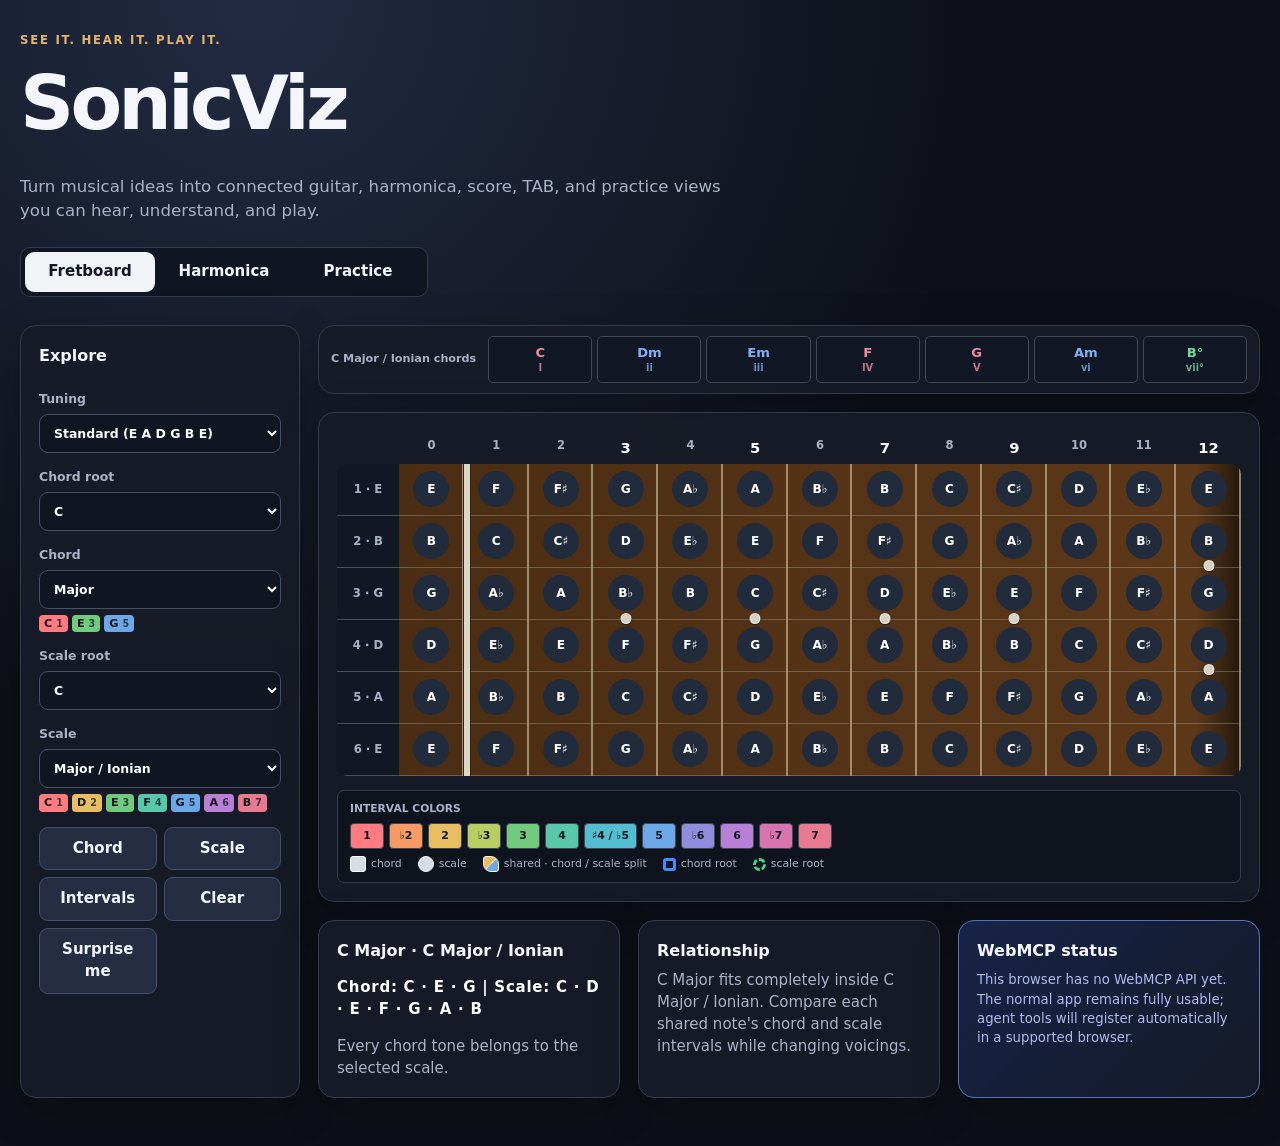
<file: index.html>
<!doctype html>
<html lang="en">
<head>
  <meta charset="UTF-8" />
  <meta name="viewport" content="width=device-width, initial-scale=1.0" />
  <title>SonicViz — Agent-Native Music Practice</title>
  <link rel="stylesheet" href="styles.css" />
</head>
<body>
<main>
  <div class="eyebrow">See it. Hear it. Play it.</div>
  <h1>SonicViz</h1>
  <p class="intro">Turn musical ideas into connected guitar, harmonica, score, TAB, and practice views you can hear, understand, and play.</p>

  <div class="instrument-tabs" role="tablist" aria-label="Instrument">
    <button id="fretboardTab" role="tab" data-view="fretboard" aria-controls="fretboardPanel" aria-selected="true">Fretboard</button>
    <button id="harmonicaTab" role="tab" data-view="harmonica" aria-controls="harmonicaPanel" aria-selected="false">Harmonica</button>
    <button id="practiceTab" role="tab" data-view="practice" aria-controls="practicePanel" aria-selected="false">Practice</button>
  </div>

  <div id="fretboardPanel" class="layout tab-panel" role="tabpanel" aria-labelledby="fretboardTab">
    <aside class="panel controls">
      <h2>Explore</h2>
      <label>Tuning <select id="tuning"></select></label>
      <label>Chord root <select id="chordRoot"></select></label>
      <label class="theory-control">Chord <select id="chord"></select><span id="fretChordTones" class="theory-tone-list" aria-live="polite"></span></label>
      <label>Scale root <select id="scaleRoot"></select></label>
      <label class="theory-control">Scale <select id="scale"></select><span id="fretScaleTones" class="theory-tone-list" aria-live="polite"></span></label>
      <div class="action-grid">
        <button id="showChord" aria-pressed="false">Chord</button>
        <button id="showScale" aria-pressed="false">Scale</button>
        <button id="showIntervals" aria-pressed="false">Intervals</button>
        <button id="clear">Clear</button>
        <button id="random">Surprise me</button>
      </div>
    </aside>
    <section class="workspace">
      <div id="fretQuickChords" class="panel quick-chord-panel" aria-label="Diatonic chords"></div>
      <div class="panel display">
        <div id="fretMarkers" class="fret-markers" aria-hidden="true"></div>
        <div id="fretboard" class="fretboard" aria-label="Interactive fretboard"></div>
        <div class="theory-legend fret-theory-legend" aria-label="Fretboard color legend">
          <div class="interval-legend-heading">Interval colors</div>
          <div id="fretIntervalLegend" class="interval-legend"></div>
          <div class="membership-legend">
            <span><i class="membership-shape chord-shape"></i>chord</span>
            <span><i class="membership-shape scale-shape"></i>scale</span>
            <span><i class="membership-shape both-shape"></i>shared · chord / scale split</span>
            <span><i class="root-mark chord-root-mark"></i>chord root</span>
            <span><i class="root-mark scale-root-mark"></i>scale root</span>
          </div>
        </div>
      </div>
      <div class="insights">
        <article class="panel">
          <h2 id="title">C major · major scale</h2>
          <p id="notes" class="notes"></p>
          <p id="detail" class="answer"></p>
        </article>
        <article class="panel">
          <h2>Relationship</h2>
          <p id="relationship" class="answer"></p>
        </article>
        <article class="panel agent">
          <h2>WebMCP status</h2>
          <p id="mcpStatus" class="status">Preparing agent tools…</p>
        </article>
      </div>
    </section>
  </div>

  <div id="harmonicaPanel" class="layout harmonica-layout tab-panel" role="tabpanel" aria-labelledby="harmonicaTab" hidden>
    <aside class="panel controls harp-controls">
      <h2>Harmonica setup</h2>
      <label>Tuning <select id="harpTuning"></select></label>
      <label>Harp key <select id="harpKey"></select></label>
      <label>Position <select id="harpPosition"></select></label>
      <label>Chord root <select id="harpChordRoot"></select></label>
      <label class="theory-control">Chord <select id="harpChord"></select><span id="harpChordTones" class="theory-tone-list" aria-live="polite"></span></label>
      <label>Scale root <select id="harpScaleRoot"></select></label>
      <label class="theory-control">Scale <select id="harpScale"></select><span id="harpScaleTones" class="theory-tone-list" aria-live="polite"></span></label>
      <div class="action-grid">
        <button id="harpShowChord" aria-pressed="false">Chord</button>
        <button id="harpShowScale" aria-pressed="false">Scale</button>
        <button id="harpIntervals" aria-pressed="false">Intervals</button>
        <button id="harpClearHighlights">Clear</button>
        <button id="harpOverbends" aria-pressed="false">Overbends</button>
      </div>
    </aside>
    <section class="workspace">
      <div id="harpQuickChords" class="panel quick-chord-panel" aria-label="Diatonic chords"></div>
      <div class="panel harp-stage">
        <div class="harp-head">
          <div>
            <h2 id="harpTitle">C diatonic · 1st position</h2>
            <p>Click a note to hear it and add its symbol to the practice line.</p>
          </div>
          <div class="breath-legend">
            <span><b>+</b> blow</span>
            <span><b>−</b> draw</span>
            <span><b>′</b> bend</span>
            <span><b>°</b> overbend</span>
          </div>
        </div>
        <div class="harp-theory-legend" aria-label="Harmonica color legend">
          <div class="interval-legend-heading">Interval colors</div>
          <div id="intervalLegend" class="interval-legend"></div>
          <div class="membership-legend">
            <span><i class="membership-shape chord-shape"></i>chord</span>
            <span><i class="membership-shape scale-shape"></i>scale</span>
            <span><i class="membership-shape both-shape"></i>shared · chord / scale split</span>
            <span><i class="root-mark chord-root-mark"></i>chord root</span>
            <span><i class="root-mark scale-root-mark"></i>scale root</span>
          </div>
        </div>
        <div class="harp-shell"><div id="harpGrid" class="harp-grid" aria-label="Interactive 10-hole diatonic harmonica"></div></div>
      </div>
      <div class="panel phrase-panel">
        <div class="phrase-top">
          <div>
            <h2>Practice line</h2>
            <p class="answer">Build a phrase directly from the harp.</p>
          </div>
          <div class="phrase-actions">
            <button id="playPhrase">Play</button>
            <button id="copyPhrase">Copy</button>
            <button id="clearPhrase">Clear</button>
          </div>
        </div>
        <div id="tabStrip" class="tab-strip" aria-live="polite"></div>
      </div>
      <div class="panel harp-readout">
        <div><span>Harp</span><strong id="harpSummary">C Major Richter</strong></div>
        <div><span>Position key</span><strong id="positionSummary">C</strong></div>
        <div><span>Selected tone</span><strong id="toneSummary">None</strong></div>
      </div>
    </section>
  </div>

  <div id="practicePanel" class="layout practice-layout tab-panel" role="tabpanel" aria-labelledby="practiceTab" hidden>
    <aside class="panel controls practice-controls">
      <h2>Generate lesson</h2>
      <label>Seed <input id="practiceSeed" type="number" min="0" max="2147483647" value="1234" /></label>
      <label>Key <select id="practiceKey"></select></label>
      <label>Level <select id="practiceLevel">
        <option value="beginner">Beginner</option>
        <option value="intermediate">Intermediate</option>
        <option value="advanced">Advanced</option>
        <option value="pro">Pro</option>
      </select></label>
      <label>Style <select id="practiceStyle">
        <option value="blues">12-bar blues</option>
        <option value="I-IV-V-I">I-IV-V-I</option>
        <option value="I-vi-IV-V">I-vi-IV-V</option>
        <option value="ii-V-I">ii-V-I</option>
        <option value="minor">Minor i-VI-III-VII</option>
      </select></label>
      <label>Bars <select id="practiceBars">
        <option>4</option><option selected>8</option><option>12</option>
      </select></label>
      <label>Tempo <input id="practiceTempo" type="number" min="40" max="180" value="72" /></label>
      <label>Harp key <select id="practiceHarpKey"></select></label>
      <label>Harp tuning <select id="practiceHarpTuning"></select></label>
      <label>Guitar tuning <select id="practiceGuitarTuning"></select></label>
      <button id="generatePractice" class="practice-generate">Generate</button>
    </aside>
    <section class="workspace practice-workspace">
      <div class="panel practice-transport">
        <div class="practice-heading">
          <div>
            <h2 id="practiceTitle">Practice lesson</h2>
            <p id="practiceSummary" class="answer"></p>
          </div>
          <div class="transport-actions" aria-label="Practice transport">
            <button id="practiceRestart">Restart</button>
            <button id="practicePrevious">Previous</button>
            <button id="practicePlay">Play</button>
            <button id="practiceNext">Next</button>
            <button id="practiceLoop" aria-pressed="false">Loop</button>
          </div>
        </div>
        <div class="practice-loop-range" aria-label="Loop phrase">
          <strong>Loop phrase</strong>
          <label>From bar <select id="practiceLoopStart"></select></label>
          <label>Through bar <select id="practiceLoopEnd"></select></label>
          <label class="agent-playback-toggle"><input id="practiceAgentPlayback" type="checkbox" /> Allow agent playback</label>
        </div>
        <div class="playhead-rail" aria-hidden="true"><span id="practicePlayhead"></span></div>
        <div id="practicePosition" class="practice-position" aria-live="polite"></div>
      </div>
      <section class="practice-brief" aria-labelledby="practiceBriefTitle">
        <div class="practice-brief-heading">
          <h2 id="practiceBriefTitle">Lesson brief</h2>
          <span>Computed from the current exercise</span>
        </div>
        <div id="practiceBrief" class="practice-brief-grid"></div>
        <p id="practiceFocus" class="practice-focus"></p>
      </section>
      <div class="panel practice-instrument">
        <div class="practice-instrument-heading">
          <div>
            <h2>Instrument view</h2>
            <p id="practiceInstrumentReadout" class="answer" aria-live="polite"></p>
            <p id="practiceNextReadout" class="next-note-readout" aria-live="polite"></p>
          </div>
          <div class="practice-view-controls">
            <div class="instrument-switch" aria-label="Practice instrument view">
              <button id="practiceGuitarView" aria-pressed="false">Guitar</button>
              <button id="practiceHarmonicaView" aria-pressed="true">Harmonica</button>
            </div>
            <label class="next-note-toggle"><input id="practiceNextPreview" type="checkbox" checked /> Preview next</label>
          </div>
        </div>
        <div id="practiceInstrumentLegend" class="practice-instrument-legend" aria-label="Harmonica technique colors"></div>
        <div id="practiceHarmonicaOptions" class="practice-guitar-options">
          <label>Octave <select id="practiceHarmonicaOctave">
            <option value="0">Original octave</option>
            <option value="1">One octave higher</option>
            <option value="2">Two octaves higher</option>
          </select></label>
        </div>
        <div id="practiceGuitarOptions" class="practice-guitar-options" hidden>
          <label>Octave <select id="practiceGuitarOctave">
            <option value="0">Original octave</option>
            <option value="-1">One octave lower</option>
            <option value="-2">Two octaves lower</option>
          </select></label>
          <label>Fretboard path <select id="practiceGuitarPath">
            <option value="vertical">Across strings</option>
            <option value="horizontal">Along strings</option>
          </select></label>
        </div>
        <div id="practiceInstrumentStage" class="practice-instrument-stage"></div>
      </div>
      <div class="panel practice-score">
        <div class="practice-score-heading">
          <h2>Progression</h2>
          <div class="practice-backing-controls">
            <label>Backing <select id="practiceBackingInstrument">
              <option value="guitar">Guitar</option>
              <option value="piano" selected>Piano</option>
            </select></label>
            <label>Attacks per bar <select id="practiceBackingRhythm">
              <option value="1">1</option>
              <option value="2" selected>2</option>
              <option value="4">4</option>
            </select></label>
            <button id="practiceBackingMute" aria-pressed="false" aria-label="Mute backing chords">Mute chords</button>
          </div>
        </div>
        <div id="practiceProgression" class="progression-track"></div>
        <div class="practice-timeline-heading">
          <h2>Shared melody</h2>
          <div class="practice-timeline-actions">
            <div class="practice-timeline-switch" role="group" aria-label="Shared melody view">
              <button id="practiceCompactTimeline" aria-pressed="true">Compact</button>
              <button id="practiceNotationTimeline" aria-pressed="false">Score + TAB</button>
            </div>
            <button id="practiceMelodyMute" aria-pressed="false" aria-label="Mute shared melody">Mute melody</button>
          </div>
        </div>
        <div id="practiceTracks" class="practice-tracks"></div>
      </div>
    </section>
  </div>
</main>

<script src="theory.js"></script>
<script src="session.js"></script>
<script src="audio.js"></script>
<script src="workspace.js"></script>
<script src="fretboard.js"></script>
<script src="harmonica.js"></script>
<script src="practice.js"></script>
<script src="webmcp.js"></script>
</body>
</html>
</file>
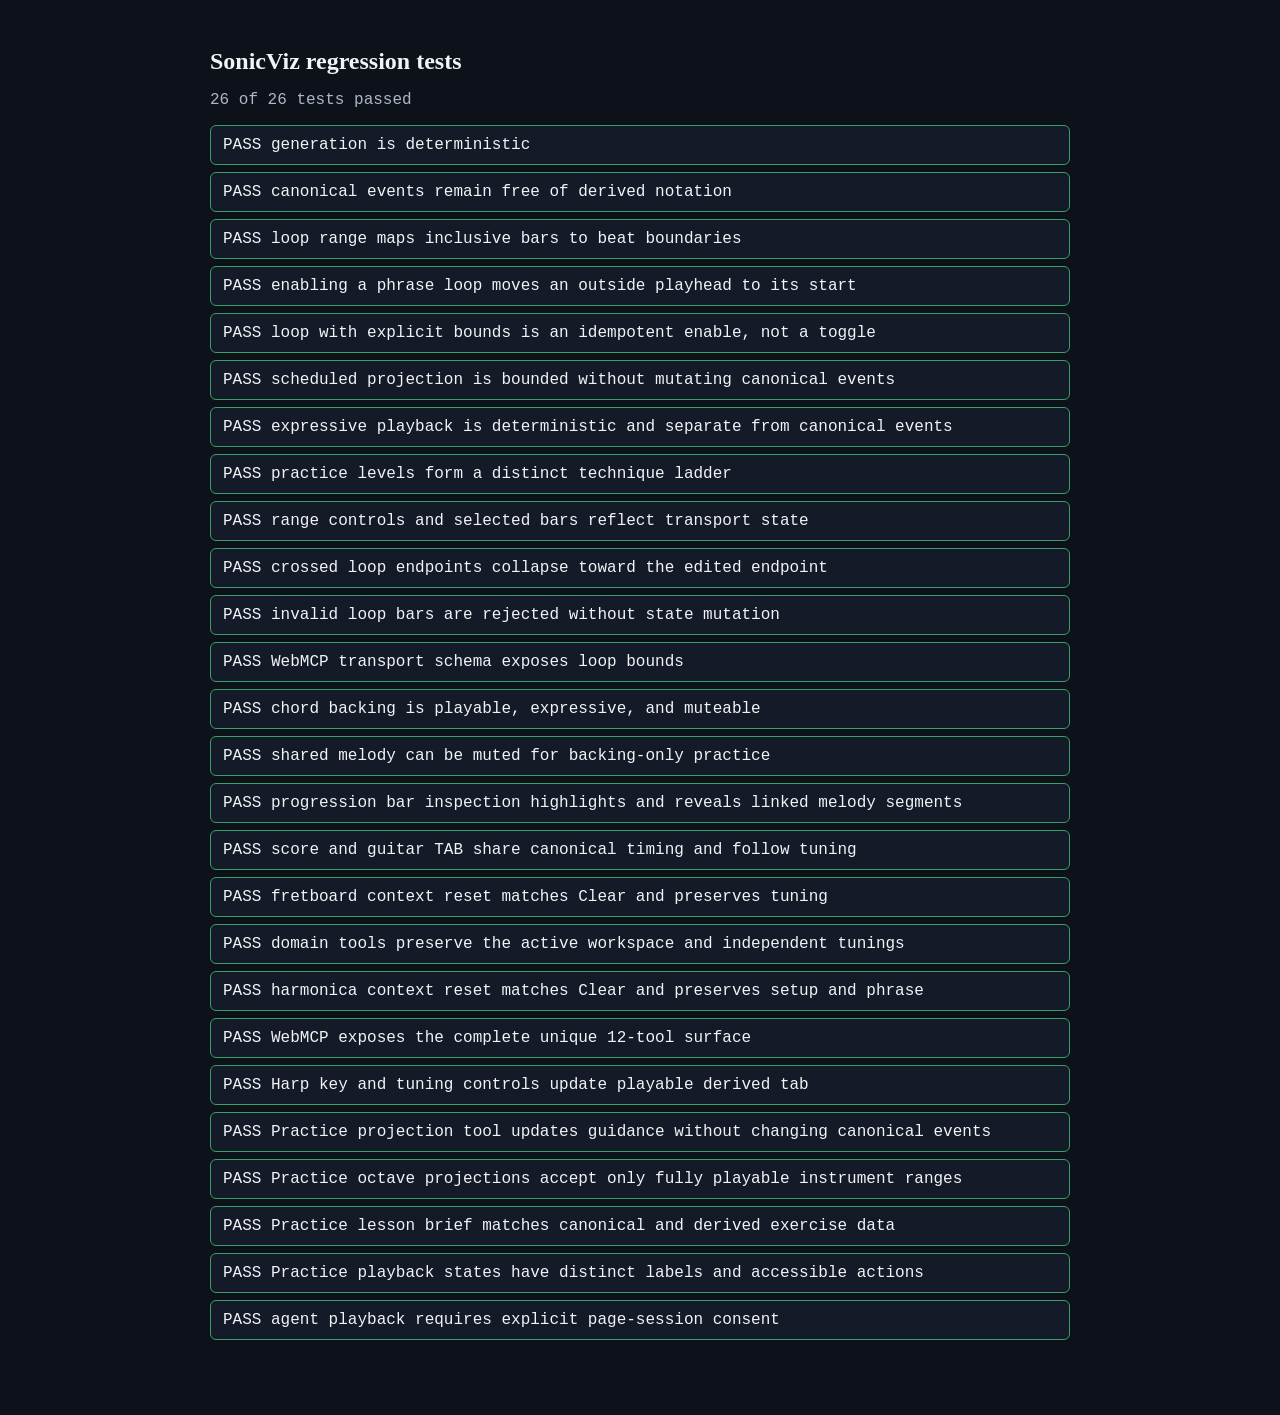
<file: tests/regression.html>
<!doctype html>
<html lang="en">
<head>
  <meta charset="UTF-8" />
  <meta name="viewport" content="width=device-width, initial-scale=1.0" />
  <title>SonicViz regression tests</title>
  <style>
    :root { color-scheme:dark; font-family:Consolas,monospace; background:#0d111a; color:#f1f3f7; }
    body { max-width:860px; margin:0 auto; padding:32px 18px; }
    h1 { font:700 1.5rem Georgia,serif; }
    #summary { color:#aeb7c8; }
    ol { display:grid; gap:7px; padding:0; list-style:none; }
    li { padding:10px 12px; border:1px solid #343c4f; border-radius:6px; background:#141a27; }
    .pass { border-color:#379f69; }
    .fail { border-color:#e96666; color:#ffd9d9; }
    iframe { position:absolute; left:-10000px; width:1280px; height:800px; border:0; }
  </style>
</head>
<body>
  <h1>SonicViz regression tests</h1>
  <p id="summary" aria-live="polite">Loading application fixture...</p>
  <ol id="results"></ol>
  <iframe id="fixture" src="../index.html?regression-fixture" title="SonicViz test fixture"></iframe>
  <script src="regression.js?v=30"></script>
</body>
</html>
</file>
<file: styles.css>
:root { color-scheme:dark; --bg:#0d1018; --panel:#171c28; --line:#353b4d; --muted:#a9b2c7; --root:#ff6b70; --tone:#78a6ff; --scale:#77e0b5; --accent:#e5b46b; --chord-root:#438cff; --scale-root:#42d68d; --both:#bf8cff; --interval-0:#ff7b7f; --interval-1:#f69a66; --interval-2:#e9bd61; --interval-3:#b8cd62; --interval-4:#72ca7f; --interval-5:#59c8aa; --interval-6:#55bdd0; --interval-7:#6ca8e8; --interval-8:#918dde; --interval-9:#b77fd5; --interval-10:#d875b1; --interval-11:#e77991; }
* { box-sizing:border-box; }
body { margin:0; min-height:100vh; background:radial-gradient(circle at 20% 0%, #222b43, var(--bg) 48%); color:#f5f6fb; font:15px/1.45 Inter, ui-sans-serif, system-ui, sans-serif; }
main { max-width:1280px; margin:auto; padding:32px 20px 48px; }
h1 { letter-spacing:-.05em; margin:0; font-size:clamp(2.4rem,6vw,4.7rem); }
h2 { font-size:1rem; margin:0 0 8px; }
.eyebrow { color:var(--accent); letter-spacing:.15em; font-size:.73rem; font-weight:800; text-transform:uppercase; }
.intro { color:var(--muted); max-width:720px; font-size:1.04rem; }
.layout { display:grid; grid-template-columns:280px 1fr; gap:18px; margin-top:28px; }
.panel { background:color-mix(in srgb, var(--panel) 92%, transparent); border:1px solid var(--line); border-radius:16px; padding:18px; box-shadow:0 12px 45px #0003; }
.controls { display:grid; gap:15px; align-content:start; }
label { color:var(--muted); display:grid; gap:6px; font-size:.78rem; font-weight:700; }
select, input, button { width:100%; border-radius:9px; padding:10px; font:inherit; }
select, input { background:#101522; color:#fff; border:1px solid #47506a; }
button { cursor:pointer; border:1px solid #47506a; background:#252d42; color:#f5f6fb; font-weight:750; }
button:hover, button.active { background:#3c5182; border-color:#87a6f5; }
.action-grid { display:grid; grid-template-columns:1fr 1fr; gap:7px; }
.quick-chord-panel { min-width:0; display:grid; grid-template-columns:auto minmax(0,1fr); align-items:center; gap:12px; padding:10px 12px; }
.quick-chord-panel[hidden] { display:none; }
.quick-chord-heading { color:var(--muted); font-size:.7rem; font-weight:850; white-space:nowrap; }
.quick-chord-buttons { min-width:0; display:grid; grid-template-columns:repeat(7,minmax(54px,1fr)); gap:5px; overflow:auto; }
.quick-chord { min-height:47px; padding:5px 7px; border-color:#414956; border-radius:5px; background:#111724; color:var(--quick-chord-color); line-height:1; }
.quick-chord strong, .quick-chord small { display:block; }
.quick-chord strong { font-size:.82rem; }
.quick-chord small { margin-top:4px; font-size:.62rem; opacity:.8; }
.quick-chord.quality-major { --quick-chord-color:#f08b9e; }
.quick-chord.quality-minor { --quick-chord-color:#83aff2; }
.quick-chord.quality-diminished { --quick-chord-color:#77d89e; }
.quick-chord.quality-augmented { --quick-chord-color:#e9bd61; }
.quick-chord:hover, .quick-chord.active { border-color:var(--quick-chord-color); background:color-mix(in srgb,var(--quick-chord-color) 18%,#111724); }
.workspace { display:grid; gap:18px; }
.display { overflow:auto; padding:24px 18px 18px; }
.fretboard { --frets:13; min-width:760px; display:grid; grid-template-columns:62px repeat(13, 1fr); grid-template-rows:repeat(6, 52px); position:relative; background:linear-gradient(90deg,#20170d,#4a2d13 5%,#5d3819 95%,#23170c); border-radius:10px; padding:0; overflow:hidden; }
.fretboard::before { content:""; position:absolute; left:62px; right:0; top:0; bottom:0; background:repeating-linear-gradient(90deg, transparent 0,transparent calc(100% / 13 - 2px), #d6c8aa calc(100% / 13 - 2px),#d6c8aa calc(100% / 13)); opacity:.6; pointer-events:none; }
.fretboard::after { content:""; position:absolute; left:calc(62px + (100% - 62px) / 13); top:0; bottom:0; width:6px; background:#ddd6c5; box-shadow:1px 0 0 #362515, -1px 0 0 #362515; z-index:2; pointer-events:none; }
.cell { position:relative; display:grid; place-items:center; border-bottom:1px solid #a9a39a66; z-index:1; }
.cell.fret-inlay::before { content:""; position:absolute; left:50%; bottom:-5px; width:9px; height:9px; border:1px solid #fff9; border-radius:50%; background:#d8d2c5; box-shadow:0 1px 2px #0008; transform:translateX(-50%); z-index:0; }
.cell.fret-inlay.double-inlay::before { bottom:-4px; }
.string-label { background:#111724; color:var(--muted); font-size:.73rem; font-weight:800; }
.note { width:36px; height:36px; border-radius:50%; border:0; padding:0; display:grid; place-items:center; position:relative; background:#222b3c; color:#fff; font-size:.76rem; transition:transform .15s, background .15s; }
.note:hover { transform:scale(1.16); }
.note.selected::after { content:""; position:absolute; left:50%; bottom:-7px; width:5px; height:5px; border:1px solid #111724; border-radius:50%; background:#fff; transform:translateX(-50%); z-index:4; }
.note.chord-root { outline:3px solid var(--chord-root); outline-offset:1px; }
.note.scale-root { outline:3px dashed var(--scale-root); outline-offset:1px; }
.note.both-root { outline:3px solid #ff3347; outline-offset:1px; box-shadow:inset 0 0 0 2px #fff; }
.note.show-intervals { line-height:1.05; }
.note.show-intervals small { display:block; font-size:.58rem; font-weight:800; opacity:.9; }
.note.theory { width:42px; height:42px; border:1px solid #414956; overflow:visible; color:#11151d; }
.note.theory.chord { border-radius:4px; background:var(--chord-interval-color); }
.note.theory.scale { border-radius:50%; background:var(--scale-interval-color); }
.note.theory.both { border-radius:4px 50% 4px 50%; background:linear-gradient(135deg,var(--chord-interval-color) 0 48%,#f5f6fb 48% 52%,var(--scale-interval-color) 52% 100%); }
.note.neutral { border-radius:50%; }
.note-stack { width:100%; height:100%; display:flex; flex-direction:column; align-items:center; justify-content:center; gap:1px; line-height:1; position:relative; z-index:1; }
.note-stack small { display:block; max-width:100%; overflow:hidden; text-overflow:ellipsis; white-space:nowrap; font-size:.5rem; font-weight:850; opacity:.95; }
.fret-markers { min-width:760px; display:grid; grid-template-columns:62px repeat(13, 1fr); margin-bottom:6px; color:var(--muted); font-size:.72rem; text-align:center; font-weight:800; }
.fret-markers span:first-child { text-align:left; }
.fret-markers .key-marker { color:#fff; font-size:.92rem; }
.theory-legend { display:grid; gap:7px; padding:10px 12px; border:1px solid #343c4f; border-radius:7px; background:#0e131e; }
.fret-theory-legend { min-width:760px; margin-top:14px; }
.insights { display:grid; grid-template-columns:repeat(3, 1fr); gap:18px; }
.answer { color:var(--muted); margin:0; }
.notes { color:#fff; font-weight:800; letter-spacing:.05em; }
.agent { border-color:#5875bc; background:linear-gradient(135deg,#172347,#151a28); }
.status { color:#aebceb; font-size:.83rem; margin:0; }
.instrument-tabs { width:max-content; max-width:100%; display:flex; gap:4px; margin-top:24px; padding:4px; border:1px solid var(--line); border-radius:10px; background:#101522; }
.instrument-tabs button { width:auto; min-width:130px; border:0; padding:9px 16px; background:transparent; }
.instrument-tabs button[aria-selected="true"] { background:#f1f3f7; color:#111724; }
.tab-panel[hidden] { display:none; }
.harmonica-layout { grid-template-columns:280px minmax(0,1fr); }
.harp-stage { overflow:auto; padding:22px 14px 18px; background:linear-gradient(160deg,#1b202c,#11151e 68%); }
.harp-head { min-width:820px; display:flex; align-items:end; justify-content:space-between; gap:24px; margin:0 8px 14px; }
.harp-head h2 { margin:0; font:800 1.35rem/1.1 Georgia,serif; }
.harp-head p { margin:4px 0 0; color:var(--muted); font-size:.8rem; }
.breath-legend { display:flex; gap:14px; color:var(--muted); font-size:.75rem; white-space:nowrap; }
.breath-legend b { color:#fff; }
.harp-theory-legend { min-width:820px; display:grid; gap:7px; margin:0 8px 14px; padding:10px 12px; border:1px solid #343c4f; border-radius:7px; background:#0e131e; }
.interval-legend-heading { color:var(--muted); font-size:.67rem; font-weight:850; text-transform:uppercase; }
.interval-legend { display:flex; flex-wrap:wrap; gap:5px; }
.interval-swatch { min-width:34px; padding:4px 7px; border:1px solid #414956; border-radius:4px; background:var(--interval-color); color:#11151d; font-size:.68rem; font-weight:900; text-align:center; }
.membership-legend { display:flex; flex-wrap:wrap; gap:8px 16px; color:var(--muted); font-size:.68rem; }
.membership-legend span { display:flex; align-items:center; gap:5px; }
.membership-shape { flex:0 0 16px; width:16px; height:16px; border:1px solid #fff; background:#d7dce5; }
.chord-shape { border-radius:3px; }
.scale-shape { border-radius:50%; }
.both-shape { border-radius:3px 50% 3px 50%; background:linear-gradient(135deg,var(--interval-2) 0 47%,#fff 47% 53%,var(--interval-7) 53% 100%); }
.root-mark { width:13px; height:13px; border:3px solid #ff3347; border-radius:3px; box-shadow:inset 0 0 0 1px #fff; }
.chord-root-mark { border-color:var(--chord-root); box-shadow:none; }
.scale-root-mark { border-color:var(--scale-root); border-style:dashed; border-radius:50%; box-shadow:none; }
.harp-shell { min-width:820px; padding:14px 16px 18px; border:1px solid #aeb5c0; border-radius:7px; background:linear-gradient(180deg,#d9dde2 0,#8c939d 8%,#c5cad0 17%,#707781 50%,#bcc1c7 84%,#686f78 100%); box-shadow:0 16px 34px #0008,inset 0 1px #fff; }
.harp-grid { display:grid; grid-template-columns:86px repeat(10,minmax(62px,1fr)); gap:4px; align-items:stretch; }
.harp-row-label { display:flex; align-items:center; justify-content:flex-end; padding-right:8px; color:#20252d; font-size:.67rem; font-weight:850; text-transform:uppercase; }
.harp-note { min-height:42px; border:1px solid #404650; border-radius:4px; padding:6px 2px 4px; position:relative; background:#f4f2eb; color:#141820; font-size:.74rem; line-height:1.05; box-shadow:inset 0 -2px #c6c2b8; }
.harp-note:hover { background:#fff; transform:translateY(-1px); }
.harp-note.interval-tone { color:#11151d; border-color:#414956; box-shadow:inset 0 -2px #59616d; }
.harp-note.interval-tone.chord { border-radius:4px; background:var(--chord-interval-color); }
.harp-note.interval-tone.scale { border-radius:18px; background:var(--scale-interval-color); }
.harp-note.interval-tone.both { border-radius:4px 18px 4px 18px; background:linear-gradient(135deg,var(--chord-interval-color) 0 48%,#f5f6fb 48% 52%,var(--scale-interval-color) 52% 100%); }
.harp-note.interval-tone:hover { filter:brightness(1.08); }
.interval-0 { --interval-color:var(--interval-0); }
.interval-1 { --interval-color:var(--interval-1); }
.interval-2 { --interval-color:var(--interval-2); }
.interval-3 { --interval-color:var(--interval-3); }
.interval-4 { --interval-color:var(--interval-4); }
.interval-5 { --interval-color:var(--interval-5); }
.interval-6 { --interval-color:var(--interval-6); }
.interval-7 { --interval-color:var(--interval-7); }
.interval-8 { --interval-color:var(--interval-8); }
.interval-9 { --interval-color:var(--interval-9); }
.interval-10 { --interval-color:var(--interval-10); }
.interval-11 { --interval-color:var(--interval-11); }
.harp-note.chord-root { outline:3px solid var(--chord-root); outline-offset:1px; z-index:1; font-weight:900; }
.harp-note.scale-root { outline:3px dashed var(--scale-root); outline-offset:1px; z-index:1; font-weight:900; }
.harp-note.both-root { outline:3px solid #ff3347; outline-offset:1px; z-index:1; box-shadow:inset 0 0 0 2px #fff,inset 0 -2px #9c2634; font-weight:900; }
.harp-note.playing { outline:3px solid #fff; outline-offset:1px; transform:translateY(-2px); }
.harp-empty { min-height:42px; opacity:.12; border:1px dashed #252a31; border-radius:4px; }
.hole-label { display:grid; place-items:center; min-height:46px; border:2px solid #080a0d; border-radius:3px; background:linear-gradient(#15181d,#050607); color:#fff; font:800 1rem Georgia,serif; box-shadow:inset 0 0 0 2px #363b43; }
.hole-spacer { color:#fff; justify-content:flex-end; }
.theory-tone-list { display:flex; flex-wrap:wrap; gap:4px; }
.theory-tone { display:inline-flex; align-items:center; gap:4px; padding:3px 5px; border-radius:4px; background:var(--interval-color); color:#11151d; line-height:1; }
.theory-tone b { font-size:.7rem; }
.theory-tone small { font-size:.6rem; font-weight:850; opacity:.75; }
.phrase-panel { padding:16px 18px; }
.phrase-top { display:flex; align-items:center; justify-content:space-between; gap:12px; }
.phrase-actions { display:flex; gap:7px; }
.phrase-actions button { width:auto; padding:7px 11px; font-size:.75rem; }
.tab-strip { min-height:49px; display:flex; align-items:center; gap:8px; overflow:auto; margin-top:10px; padding:9px 10px; border:1px solid var(--line); border-radius:7px; background:#0d111a; }
.tab-token { flex:0 0 auto; display:grid; place-items:center; min-width:38px; height:30px; border-bottom:2px solid var(--accent); color:#fff; font:800 .9rem/1 Georgia,serif; }
.tab-placeholder { color:var(--muted); font-size:.8rem; }
.harp-readout { display:grid; grid-template-columns:repeat(3,1fr); gap:12px; }
.harp-readout strong { display:block; font-family:Georgia,serif; font-size:1.15rem; }
.harp-readout span { color:var(--muted); font-size:.73rem; }
.practice-layout { grid-template-columns:280px minmax(0,1fr); }
.practice-controls { grid-template-columns:1fr 1fr; gap:11px; }
.practice-controls h2, .practice-controls .practice-generate { grid-column:1/-1; }
.practice-controls label { min-width:0; }
.practice-generate { background:#d7a75f; border-color:#f3ca8b; color:#18130c; }
.practice-generate:hover { background:#efc47e; }
.practice-transport { display:grid; gap:12px; }
.practice-heading { display:flex; align-items:center; justify-content:space-between; gap:18px; }
.practice-heading h2 { margin-bottom:4px; font:800 1.35rem/1.15 Georgia,serif; }
.transport-actions { display:flex; flex-wrap:wrap; justify-content:flex-end; gap:6px; }
.transport-actions button { width:auto; padding:7px 10px; font-size:.75rem; }
.transport-actions button[aria-pressed="true"] { background:#3c5182; border-color:#87a6f5; }
#practicePlay { transition:background-color .15s,border-color .15s,box-shadow .15s; }
#practicePlay[data-status="awaiting-gesture"] { border-color:#78a6ff; background:color-mix(in srgb,#78a6ff 18%,#252d42); box-shadow:inset 0 3px #78a6ff; }
#practicePlay[data-status="count-in"] { border-color:#f69a66; background:color-mix(in srgb,#f69a66 24%,#252d42); box-shadow:inset 0 3px #f69a66; }
#practicePlay[data-status="playing"] { border-color:#42d68d; background:color-mix(in srgb,#42d68d 22%,#252d42); box-shadow:inset 0 3px #42d68d; }
#practicePlay[data-status="paused"] { border-color:#e9bd61; background:color-mix(in srgb,#e9bd61 20%,#252d42); box-shadow:inset 0 3px #e9bd61; }
#practicePlay[data-status]:hover { filter:brightness(1.14); }
.practice-loop-range { display:flex; align-items:center; flex-wrap:wrap; gap:7px 12px; color:var(--muted); font-size:.7rem; }
.practice-loop-range>strong { color:#d9bf92; font-size:.72rem; }
.practice-loop-range label { display:flex; align-items:center; gap:6px; }
.practice-loop-range select { width:auto; min-width:54px; padding:6px 24px 6px 8px; font-size:.7rem; }
.practice-loop-range .agent-playback-toggle { margin-left:auto; color:var(--text); }
.agent-playback-toggle input { width:auto; accent-color:#78a6ff; }
.playhead-rail { height:5px; overflow:hidden; border-radius:3px; background:#0d111a; }
.playhead-rail span { display:block; width:0; height:100%; background:var(--accent); }
.practice-position { color:var(--muted); font-size:.75rem; font-weight:750; }
.practice-position.counting-in { color:var(--accent); font-size:1rem; }
.practice-brief { padding:14px 2px 4px; border-top:1px solid var(--line); }
.practice-brief-heading { display:flex; align-items:baseline; justify-content:space-between; gap:12px; margin-bottom:9px; }
.practice-brief-heading h2 { margin:0; font:800 1rem/1.2 Georgia,serif; }
.practice-brief-heading span { color:var(--muted); font-size:.62rem; }
.practice-brief-grid { display:grid; grid-template-columns:repeat(4,minmax(0,1fr)); gap:8px; }
.practice-brief-grid>div { min-width:0; padding-left:9px; border-left:2px solid #4e5e79; }
.practice-brief-grid small, .practice-brief-grid span { display:block; color:var(--muted); font-size:.62rem; }
.practice-brief-grid strong { display:block; margin:3px 0; overflow-wrap:anywhere; font-size:.73rem; line-height:1.25; }
.practice-focus { display:flex; gap:9px; margin:11px 0 0; color:var(--muted); font-size:.7rem; line-height:1.35; }
.practice-focus strong { flex:0 0 auto; color:#d9bf92; }
.practice-instrument { display:grid; gap:12px; overflow:hidden; }
.practice-instrument-heading { display:flex; align-items:center; justify-content:space-between; gap:14px; }
.practice-instrument-heading h2 { margin-bottom:3px; }
.practice-view-controls { flex:0 0 auto; display:grid; justify-items:end; gap:6px; }
.next-note-toggle { display:flex; align-items:center; gap:6px; color:var(--muted); font-size:.68rem; cursor:pointer; }
.next-note-toggle input { width:auto; margin:0; padding:0; accent-color:var(--accent); }
.next-note-readout { min-height:1em; margin:3px 0 0; color:#d9bf92; font-size:.7rem; }
.instrument-switch { flex:0 0 auto; display:flex; gap:3px; padding:3px; border:1px solid var(--line); border-radius:8px; background:#101522; }
.instrument-switch button { width:auto; min-width:88px; border:0; padding:6px 10px; background:transparent; font-size:.72rem; }
.instrument-switch button[aria-pressed="true"] { background:#f1f3f7; color:#111724; }
.practice-instrument-legend { display:flex; flex-wrap:wrap; gap:5px 12px; color:var(--muted); font-size:.64rem; }
.practice-instrument-legend[hidden] { display:none; }
.practice-instrument-legend span { display:flex; align-items:center; gap:5px; }
.practice-instrument-legend i { width:15px; height:15px; border:1px solid #fff8; border-radius:3px; background:var(--technique-color); }
.practice-guitar-options { display:flex; flex-wrap:wrap; gap:8px; }
.practice-guitar-options[hidden] { display:none; }
.practice-guitar-options label { min-width:160px; flex:1; }
.practice-guitar-options select { padding:7px 9px; font-size:.72rem; }
.breath-blow.depth-0 { --technique-color:#e96666; }
.breath-blow.depth-1 { --technique-color:#bd4549; }
.breath-blow.depth-2 { --technique-color:#8e3038; }
.breath-blow.depth-3, .breath-blow.depth-4 { --technique-color:#67232e; }
.breath-draw.depth-0 { --technique-color:#55c985; }
.breath-draw.depth-1 { --technique-color:#379f69; }
.breath-draw.depth-2 { --technique-color:#267a52; }
.breath-draw.depth-3 { --technique-color:#19593e; }
.breath-draw.depth-4 { --technique-color:#103f30; }
.practice-instrument-stage { min-width:0; overflow:auto; padding:4px; border:1px solid #343c4f; border-radius:7px; background:#0d111a; }
.practice-fretboard-view { width:100%; min-width:620px; display:grid; grid-template-columns:42px repeat(13,minmax(40px,1fr)); grid-template-rows:24px repeat(6,32px); overflow:hidden; border-radius:5px; background:linear-gradient(90deg,#20170d,#5d3819 8%,#4a2d13); }
.practice-fret-corner, .practice-fret-number { display:grid; place-items:center; background:#111724; color:var(--muted); font-size:.58rem; font-weight:800; }
.practice-fret-number.landmark { color:#fff; font-size:.82rem; font-weight:950; }
.practice-string-label { display:grid; place-items:center; background:#111724; color:var(--muted); font-size:.62rem; font-weight:850; }
.practice-fret { position:relative; display:grid; place-items:center; border-right:2px solid #d6c8aa99; border-bottom:1px solid #d6c8aa55; }
.practice-fret.nut { border-right:6px solid #eee7d9; box-shadow:2px 0 0 #392817; }
.practice-fret.single-inlay::before, .practice-fret.double-inlay::before { content:""; position:absolute; left:50%; bottom:-5px; width:8px; height:8px; border:1px solid #fff9; border-radius:50%; background:#d8d2c5; box-shadow:0 1px 2px #0008; transform:translateX(-50%); z-index:1; }
.practice-fret.double-inlay::before { bottom:-4px; }
.practice-fret-next { display:none; }
.practice-fret.next .practice-fret-next { width:23px; height:23px; display:grid; place-items:center; border:1px dashed #f3ca8b; border-radius:50%; background:#e5b46b55; color:#fff4df; font-size:.58rem; font-weight:850; position:relative; z-index:2; }
.practice-fret.active.next .practice-fret-next { width:9px; height:9px; border:1px solid #fff2c8; position:absolute; top:2px; right:2px; font-size:0; }
.practice-fret.active::after { content:attr(data-note); width:25px; height:25px; display:grid; place-items:center; border:2px solid #fff; border-radius:50%; background:var(--accent); color:#17120b; font-size:.62rem; font-weight:900; box-shadow:0 0 0 4px #e5b46b44; position:relative; z-index:2; }
.practice-harp-view { min-width:660px; display:grid; grid-template-columns:repeat(10,minmax(58px,1fr)); gap:5px; padding:8px 10px 10px; border:1px solid #aeb5c0; border-radius:6px; background:linear-gradient(180deg,#cdd2d8,#707781 45%,#b9bec5); }
.practice-harp-position { display:grid; gap:3px; color:#222831; font-size:.62rem; font-weight:900; text-align:center; }
.practice-harp-hole { min-height:58px; display:grid; place-items:center; align-content:center; border:2px solid #080a0d; border-radius:4px; background:linear-gradient(#15181d,#050607); color:#fff; box-shadow:inset 0 0 0 2px #363b43; }
.practice-harp-hole strong { min-height:1em; font:800 1rem Georgia,serif; }
.practice-harp-hole.next:not(.active) { border-color:#8d795a; }
.practice-harp-hole.next-breath-blow.next-depth-0 { --next-technique-color:#e96666; }
.practice-harp-hole.next-breath-blow.next-depth-1 { --next-technique-color:#bd4549; }
.practice-harp-hole.next-breath-blow.next-depth-2 { --next-technique-color:#8e3038; }
.practice-harp-hole.next-breath-blow.next-depth-3, .practice-harp-hole.next-breath-blow.next-depth-4 { --next-technique-color:#67232e; }
.practice-harp-hole.next-breath-draw.next-depth-0 { --next-technique-color:#55c985; }
.practice-harp-hole.next-breath-draw.next-depth-1 { --next-technique-color:#379f69; }
.practice-harp-hole.next-breath-draw.next-depth-2 { --next-technique-color:#267a52; }
.practice-harp-hole.next-breath-draw.next-depth-3 { --next-technique-color:#19593e; }
.practice-harp-hole.next-breath-draw.next-depth-4 { --next-technique-color:#103f30; }
.practice-harp-next { display:none; }
.practice-harp-hole.next .practice-harp-next { width:30px; height:26px; display:grid; place-items:center; border:1px dashed #f3ca8b; border-radius:50%; background:color-mix(in srgb,var(--next-technique-color) 48%,#11151d); color:#fff4df; font-size:.58rem; font-weight:850; }
.practice-harp-hole.active.next .practice-harp-next { width:18px; height:15px; margin-top:2px; font-size:.48rem; }
.practice-harp-hole.active { border-color:#fff; background:var(--technique-color); box-shadow:inset 0 0 0 2px #ffffff55,0 0 0 3px #ffffff33; }
.practice-harp-hole.active strong { color:#fff; }
.practice-score { min-width:0; overflow:hidden; }
.practice-score-heading { display:flex; align-items:center; justify-content:space-between; gap:12px; }
.practice-score-heading h2 { margin:0; }
.practice-backing-controls { display:flex; align-items:end; justify-content:flex-end; flex-wrap:wrap; gap:7px; }
.practice-backing-controls label { gap:3px; font-size:.62rem; }
.practice-backing-controls select { padding:5px 24px 5px 7px; font-size:.68rem; }
.practice-score-heading button { width:auto; padding:6px 9px; font-size:.68rem; }
.practice-score-heading button[aria-pressed="true"] { background:#4b3540; border-color:#cf7180; }
.practice-score>h2:not(:first-child) { margin-top:18px; }
.practice-timeline-heading { display:flex; align-items:center; justify-content:space-between; gap:12px; margin-top:18px; }
.practice-timeline-heading h2 { margin:0; }
.practice-timeline-switch { display:flex; }
.practice-timeline-switch button { width:auto; min-width:74px; padding:6px 9px; border-radius:0; font-size:.68rem; }
.practice-timeline-switch button:first-child { border-radius:5px 0 0 5px; }
.practice-timeline-switch button:last-child { margin-left:-1px; border-radius:0 5px 5px 0; }
.practice-timeline-switch button[aria-pressed="true"] { position:relative; border-color:#78a6ff; background:#1c3155; color:#fff; }
.practice-timeline-actions { display:flex; align-items:center; justify-content:flex-end; flex-wrap:wrap; gap:7px; }
.practice-timeline-actions > button { width:auto; padding:6px 9px; font-size:.68rem; }
.practice-timeline-actions > button[aria-pressed="true"] { background:#4b3540; border-color:#cf7180; }
.progression-track { display:grid; grid-auto-flow:column; grid-auto-columns:minmax(92px,1fr); gap:6px; overflow:auto; overflow-anchor:none; padding-bottom:5px; }
.progression-event { min-height:58px; padding:8px; border:1px solid var(--line); border-radius:6px; background:#101522; text-align:left; }
.progression-event small, .practice-event small { display:block; color:var(--muted); font-size:.64rem; }
.progression-event.loop-selected { box-shadow:inset 0 3px #6f7f9f; }
.progression-event.loop-selected.loop-enabled { border-color:#87a6f5; box-shadow:inset 0 3px #87a6f5; }
.progression-event.inspected { outline:2px dashed #78a6ff; outline-offset:-4px; background:#182744; }
.progression-event.active { border-color:var(--accent); background:#322719; }
.practice-tracks { display:grid; grid-template-columns:72px minmax(0,1fr); gap:6px 8px; align-items:stretch; }
.practice-track-label { display:flex; align-items:center; color:var(--muted); font-size:.68rem; font-weight:850; text-transform:uppercase; }
.practice-track { display:grid; grid-auto-flow:column; grid-auto-columns:64px; gap:5px; overflow:auto; overflow-anchor:none; padding-bottom:4px; }
.practice-event { min-height:54px; display:grid; place-items:center; align-content:center; padding:5px; border:1px solid #343c4f; border-radius:5px; background:#101522; text-align:center; font-weight:800; }
.practice-event.bar-even { background:#151c2a; }
.practice-event.bar-start { border-left:3px solid #70819f; }
.practice-event.inspected { border-color:#78a6ff; outline:2px dashed #78a6ff; outline-offset:-3px; background:#182744; }
.practice-event.active { border-color:#fff; outline:2px solid var(--accent); outline-offset:-3px; background:#3a3022; }
.practice-notation-track { grid-auto-columns:64px; }
.practice-score-label { flex-direction:column; justify-content:center; align-items:flex-start; gap:2px; }
.practice-score-label strong { color:#d8deeb; font-family:"Segoe UI Symbol","Cambria Math",serif; font-size:2rem; font-weight:400; line-height:.8; }
.practice-score-event, .practice-tab-event, .practice-notation-harmonica { min-height:82px; }
.practice-score-event, .practice-tab-event { position:relative; display:block; padding:0; overflow:hidden; }
.practice-staff-lines { position:absolute; right:0; bottom:22px; left:0; height:33px; background:repeating-linear-gradient(to top,#59647a 0 1px,transparent 1px 8px); }
.practice-ledger { position:absolute; left:50%; bottom:var(--ledger-bottom); z-index:1; width:22px; height:1px; transform:translate(-50%,50%); background:#748097; }
.practice-score-note { position:absolute; bottom:var(--note-bottom); left:50%; z-index:2; width:14px; height:8px; transform:translate(-50%,50%); }
.practice-score-note>i { position:absolute; inset:0; border-radius:50%; background:#f0f3f8; transform:rotate(-14deg); }
.practice-score-note>em { position:absolute; width:2px; height:25px; background:#f0f3f8; }
.practice-score-note.up>em { right:0; bottom:4px; }
.practice-score-note.down>em { top:4px; left:0; }
.practice-score-note>b { position:absolute; top:-6px; left:-12px; color:#dce3ef; font:700 14px Georgia,serif; }
.practice-score-note.eighth.up>em::after { content:""; position:absolute; top:0; left:1px; width:8px; height:12px; border-top:2px solid #f0f3f8; border-right:2px solid #f0f3f8; border-radius:0 8px 0 0; transform:skewY(28deg); }
.practice-score-note.eighth.down>em::after { content:""; position:absolute; right:1px; bottom:0; width:8px; height:12px; border-bottom:2px solid #f0f3f8; border-left:2px solid #f0f3f8; border-radius:0 0 0 8px; transform:skewY(28deg); }
.practice-tab-label { position:relative; display:grid; grid-template-columns:26px 1fr; align-items:center; gap:3px; min-height:82px; }
.practice-tab-label>strong { color:#d8deeb; font-size:.72rem; letter-spacing:0; writing-mode:vertical-rl; transform:rotate(180deg); }
.practice-tab-tuning { height:66px; display:grid; grid-template-rows:repeat(6,11px); align-items:center; color:#c8d0df; font:700 .58rem Consolas,monospace; }
.practice-tab-tuning i { font-style:normal; }
.practice-tab-lines { position:absolute; top:8px; right:0; left:0; height:56px; background:repeating-linear-gradient(to bottom,#59647a 0 1px,transparent 1px 11px); }
.practice-tab-fret { position:absolute; top:var(--tab-top); left:50%; min-width:16px; padding:0 2px; transform:translate(-50%,-50%); background:#101522; color:#f0f3f8; font:800 .68rem Consolas,monospace; line-height:12px; text-align:center; }
.practice-tab-event.bar-even .practice-tab-fret, .practice-tab-event.inspected .practice-tab-fret { background:inherit; }
.practice-notation-harmonica { align-content:center; }
@media(max-width:760px) {
  main { padding:22px 12px; }
  .layout { grid-template-columns:1fr; }
  .insights { grid-template-columns:1fr; }
  .controls, .harp-controls { grid-template-columns:1fr 1fr; }
  .controls>h2, .controls>.action-grid, .controls>.theory-control, .harp-controls>h2, .harp-controls>.action-grid { grid-column:1/-1; }
  .display { padding:14px 8px; }
  .fretboard { grid-template-columns:50px repeat(13,1fr); grid-template-rows:repeat(6,46px); }
  .fretboard::before { left:50px; }
  .instrument-tabs { width:100%; }
  .instrument-tabs button { flex:1; min-width:0; }
  .harmonica-layout { grid-template-columns:1fr; }
  .practice-layout { grid-template-columns:1fr; }
  .practice-heading { align-items:flex-start; flex-direction:column; }
  .practice-brief-grid { grid-template-columns:1fr 1fr; }
  .practice-focus { align-items:flex-start; flex-direction:column; gap:3px; }
  .practice-timeline-heading { align-items:flex-start; flex-direction:column; }
  .practice-timeline-actions { width:100%; }
  .practice-timeline-switch { width:100%; }
  .practice-timeline-switch button { flex:1; }
  .practice-instrument-heading { align-items:flex-start; flex-direction:column; }
  .practice-view-controls { width:100%; justify-items:stretch; }
  .quick-chord-panel { grid-template-columns:1fr; }
  .quick-chord-buttons { grid-template-columns:repeat(7,58px); }
  .instrument-switch { width:100%; }
  .instrument-switch button { flex:1; }
  .transport-actions { justify-content:flex-start; }
  .practice-tracks { grid-template-columns:58px minmax(0,1fr); }
  .practice-track { grid-auto-columns:58px; }
  .phrase-top { align-items:flex-start; flex-direction:column; }
  .harp-readout { grid-template-columns:1fr; }
  .fret-theory-legend, .harp-shell, .harp-head, .harp-theory-legend { min-width:760px; }
}
</file>
